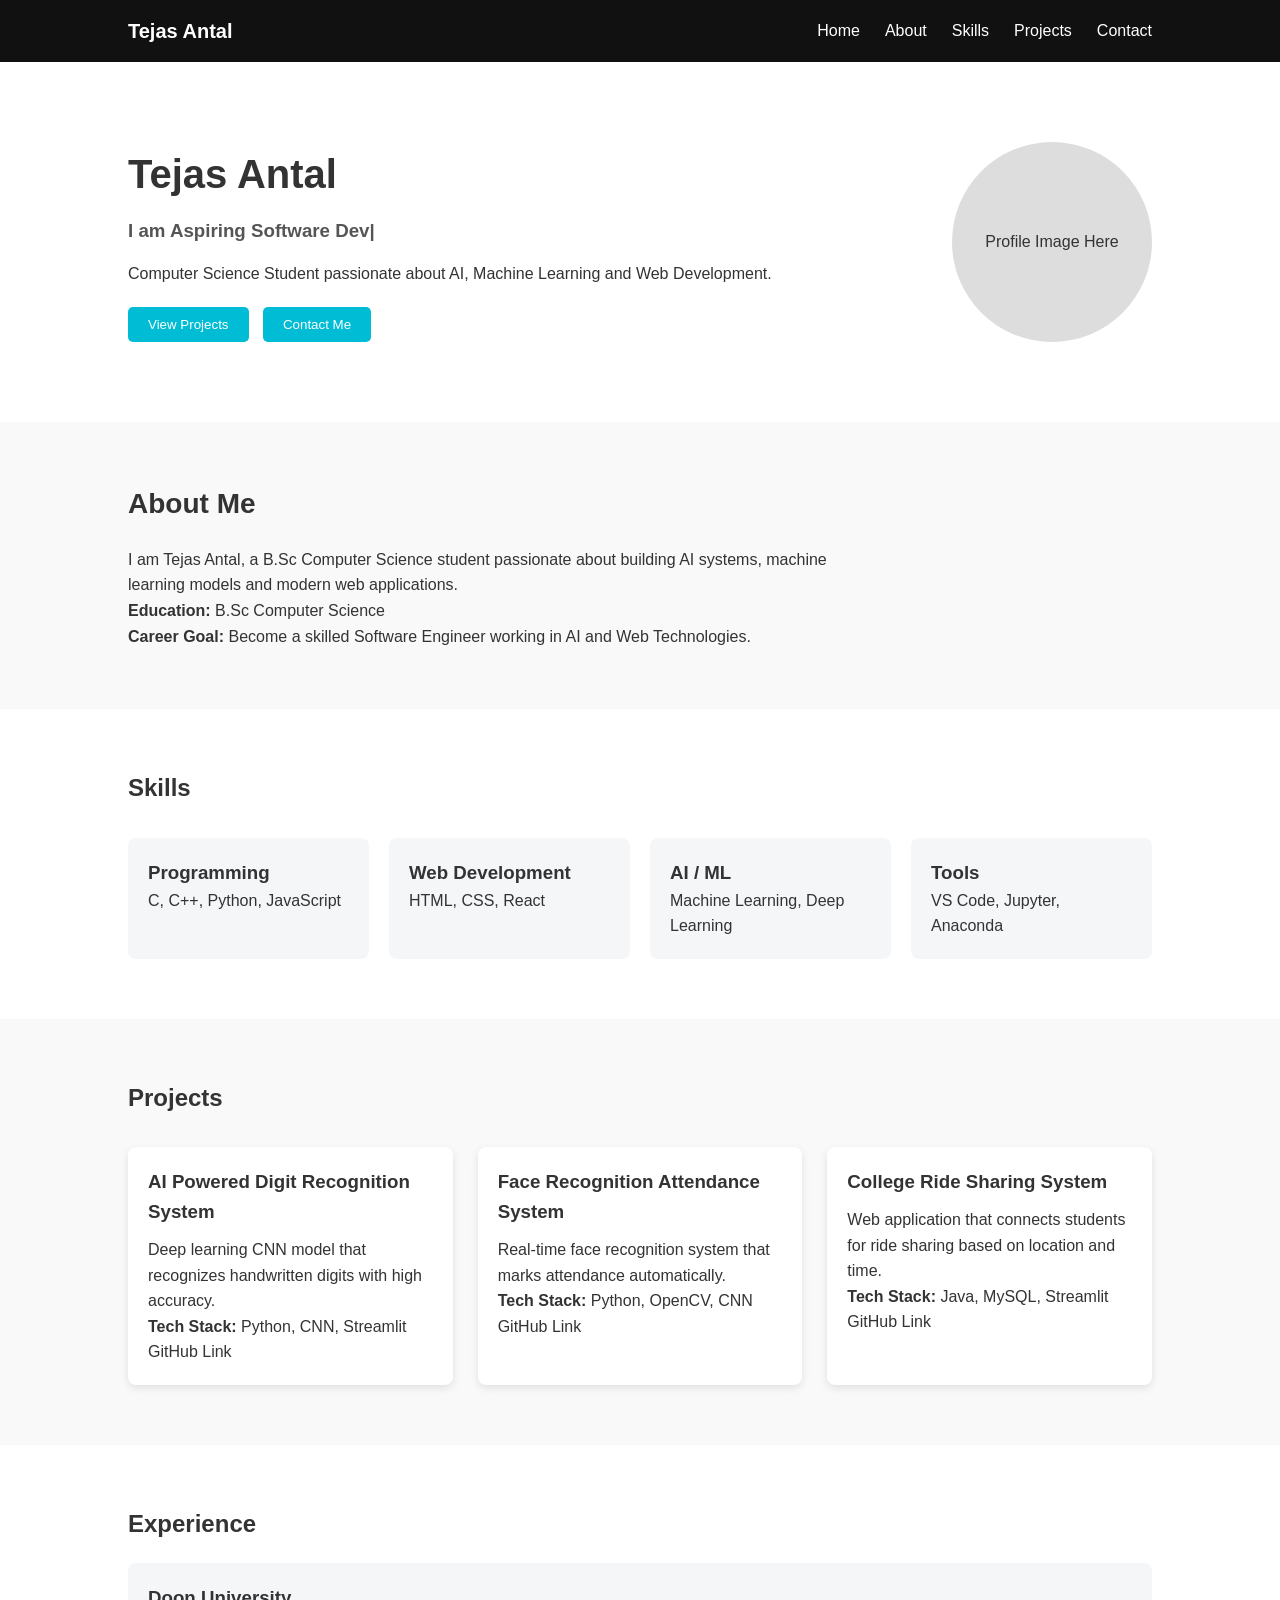
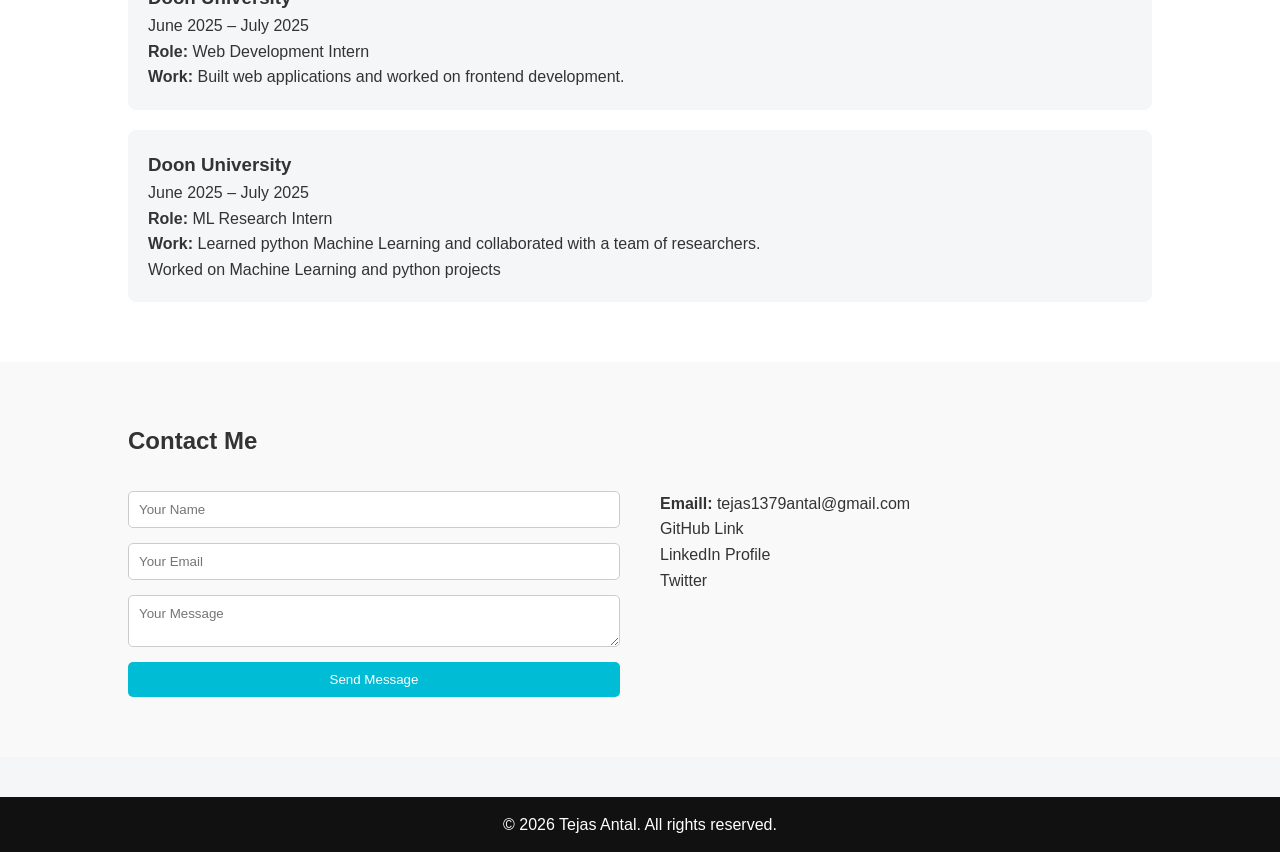
<file: Personal Portfolio Website/index.html>
<!doctype html>
<html lang="en">
  <head>
    <meta charset="UTF-8" />
    <meta name="viewport" content="width=device-width, initial-scale=1.0" />
    <title>Tejas Antal | Portfolio</title>
    <link rel="stylesheet" href="style.css" />
  </head>

  <body>
    <!-- HEADER / NAVBAR -->
    <header>
      <nav class="navbar">
        <div class="logo">Tejas Antal</div>

        <ul class="nav-links">
          <li>Home</li>
          <li>About</li>
          <li>Skills</li>
          <li>Projects</li>
          <li>Contact</li>
        </ul>
      </nav>
    </header>

    <!-- HERO SECTION -->
    <section class="hero">
      <div class="hero-text">
        <h1>Tejas Antal</h1>
        <h3>I am Aspiring <span id="typing"></span></h3>
        <p>
          Computer Science Student passionate about AI, Machine Learning and Web
          Development.
        </p>

        <div class="hero-buttons">
          <button>View Projects</button>
          <button>Contact Me</button>
        </div>
      </div>

      <div class="hero-image">Profile Image Here</div>
    </section>

    <!-- ABOUT SECTION -->
    <section class="about">
      <h2>About Me</h2>

      <div class="about-content">
        <p>
          I am Tejas Antal, a B.Sc Computer Science student passionate about
          building AI systems, machine learning models and modern web
          applications.
        </p>

        <p><strong>Education:</strong> B.Sc Computer Science</p>

        <p>
          <strong>Career Goal:</strong> Become a skilled Software Engineer
          working in AI and Web Technologies.
        </p>
      </div>
    </section>

    <!-- SKILLS SECTION -->
    <section class="skills">
      <h2>Skills</h2>

      <div class="skill-group">
        <div class="skill-category">
          <h3>Programming</h3>
          <p>C, C++, Python, JavaScript</p>
        </div>

        <div class="skill-category">
          <h3>Web Development</h3>
          <p>HTML, CSS, React</p>
        </div>

        <div class="skill-category">
          <h3>AI / ML</h3>
          <p>Machine Learning, Deep Learning</p>
        </div>

        <div class="skill-category">
          <h3>Tools</h3>
          <p>VS Code, Jupyter, Anaconda</p>
        </div>
      </div>
    </section>

    <!-- PROJECTS SECTION -->
    <section class="projects">
      <h2>Projects</h2>

      <div class="project-container">
        <div class="project-card">
          <h3>AI Powered Digit Recognition System</h3>
          <p>
            Deep learning CNN model that recognizes handwritten digits with high
            accuracy.
          </p>
          <p><strong>Tech Stack:</strong> Python, CNN, Streamlit</p>
          <p>GitHub Link</p>
        </div>

        <div class="project-card">
          <h3>Face Recognition Attendance System</h3>
          <p>
            Real-time face recognition system that marks attendance
            automatically.
          </p>
          <p><strong>Tech Stack:</strong> Python, OpenCV, CNN</p>
          <p>GitHub Link</p>
        </div>

        <div class="project-card">
          <h3>College Ride Sharing System</h3>
          <p>
            Web application that connects students for ride sharing based on
            location and time.
          </p>
          <p><strong>Tech Stack:</strong> Java, MySQL, Streamlit</p>
          <p>GitHub Link</p>
        </div>
      </div>
    </section>

    <!-- EXPERIENCE -->
    <section class="experience">
      <h2>Experience</h2>

      <div class="experience-card">
        <h3>Doon University</h3>
        <p class="duration">June 2025 – July 2025</p>
        <p><strong>Role:</strong> Web Development Intern</p>
        <p>
          <strong>Work:</strong> Built web applications and worked on frontend
          development.
        </p>
      </div>
      <div class="experience-card">
        <h3>Doon University</h3>
        <p class="duration">June 2025 – July 2025</p>
        <p><strong>Role:</strong> ML Research Intern</p>
        <p>
          <strong>Work:</strong> Learned python Machine Learning and
          collaborated with a team of researchers. 
          <p>Worked on Machine Learning and python projects</p>
        </p>
      </div>
    </section>

    <!-- CONTACT -->
    <section class="contact">
      <h2>Contact Me</h2>

      <div class="contact-container">
        <form class="contact-form">
          <input type="text" placeholder="Your Name" />

          <input type="email" placeholder="Your Email" />

          <textarea placeholder="Your Message"></textarea>

          <button type="submit">Send Message</button>
        </form>

        <div class="contact-info">
          <p><strong>Emaill:</strong> tejas1379antal@gmail.com</p>

          <p>GitHub Link</p>

          <p>LinkedIn Profile</p>

          <p>Twitter</p>
        </div>
      </div>
    </section>

    <!-- FOOTER -->
    <footer>
      <p>© 2026 Tejas Antal. All rights reserved.</p>
    </footer>

    <script src="script.js"></script>
  </body>
</html>
</file>
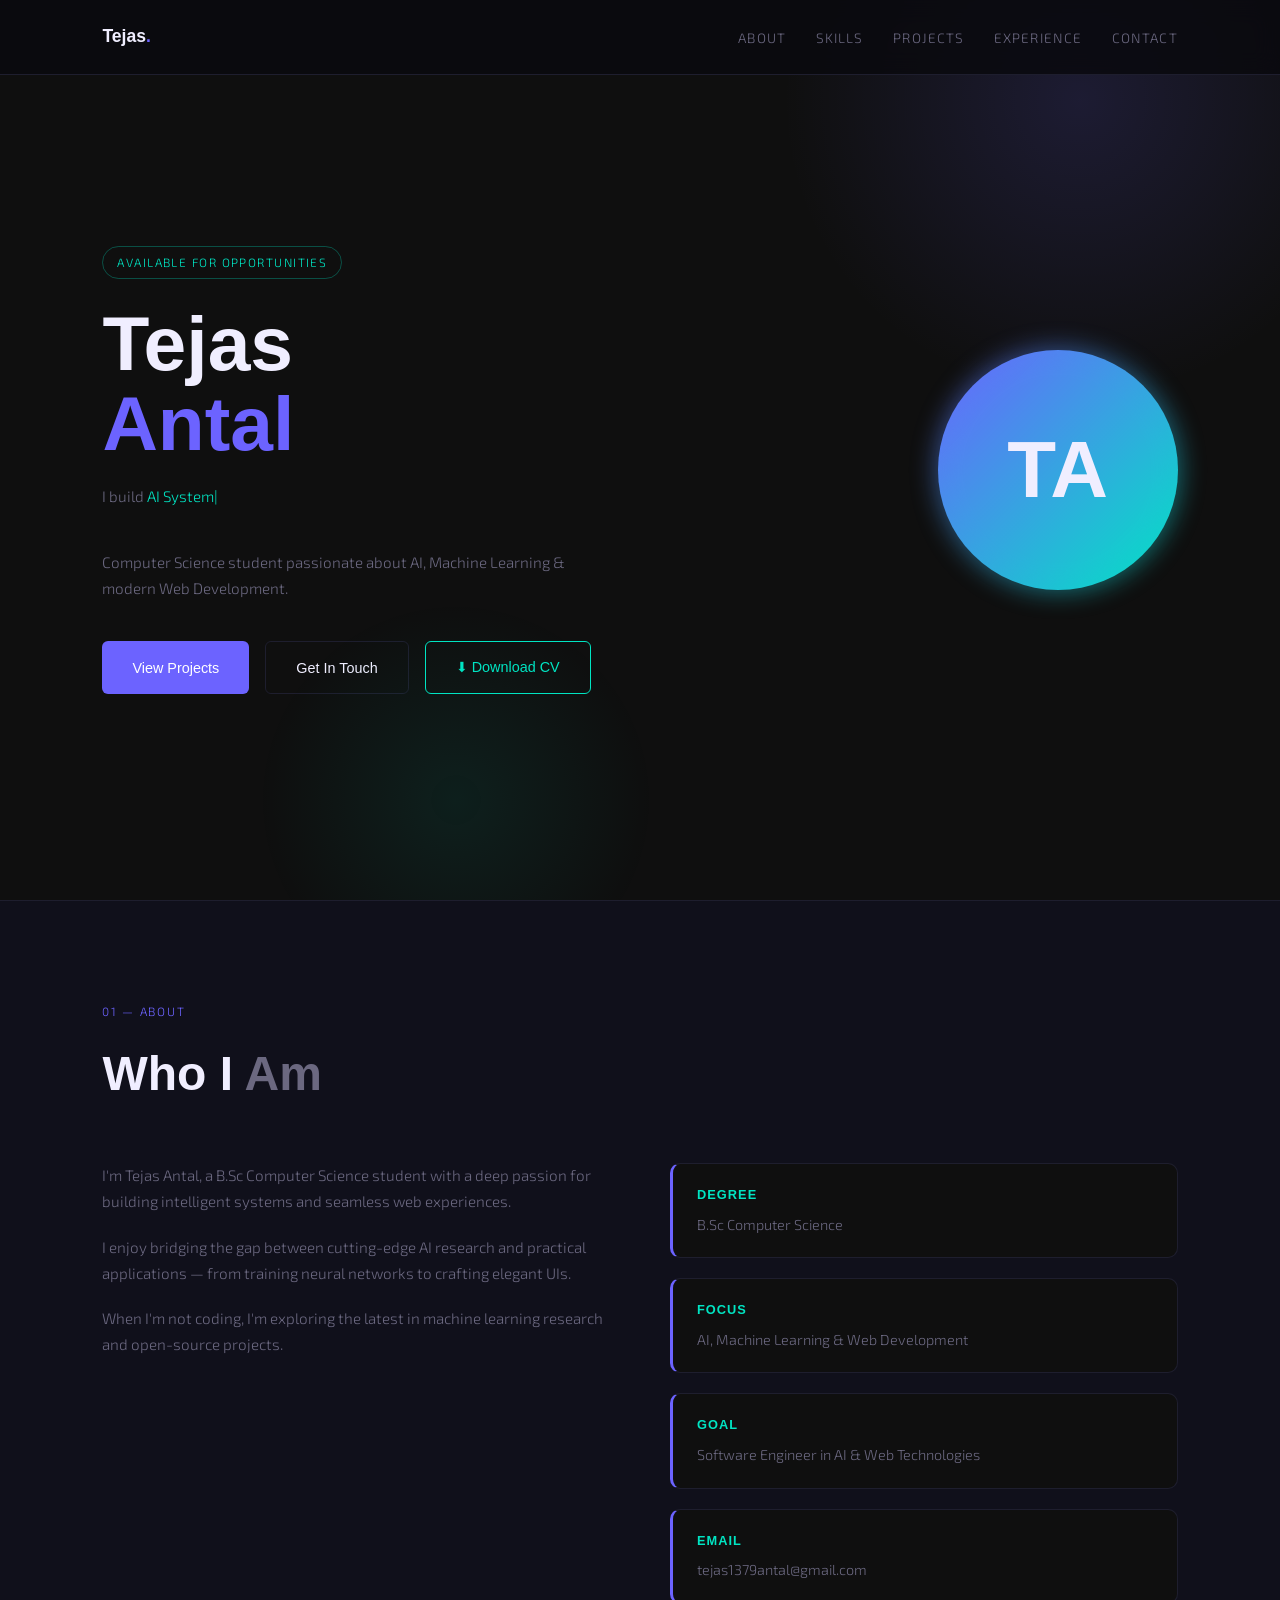
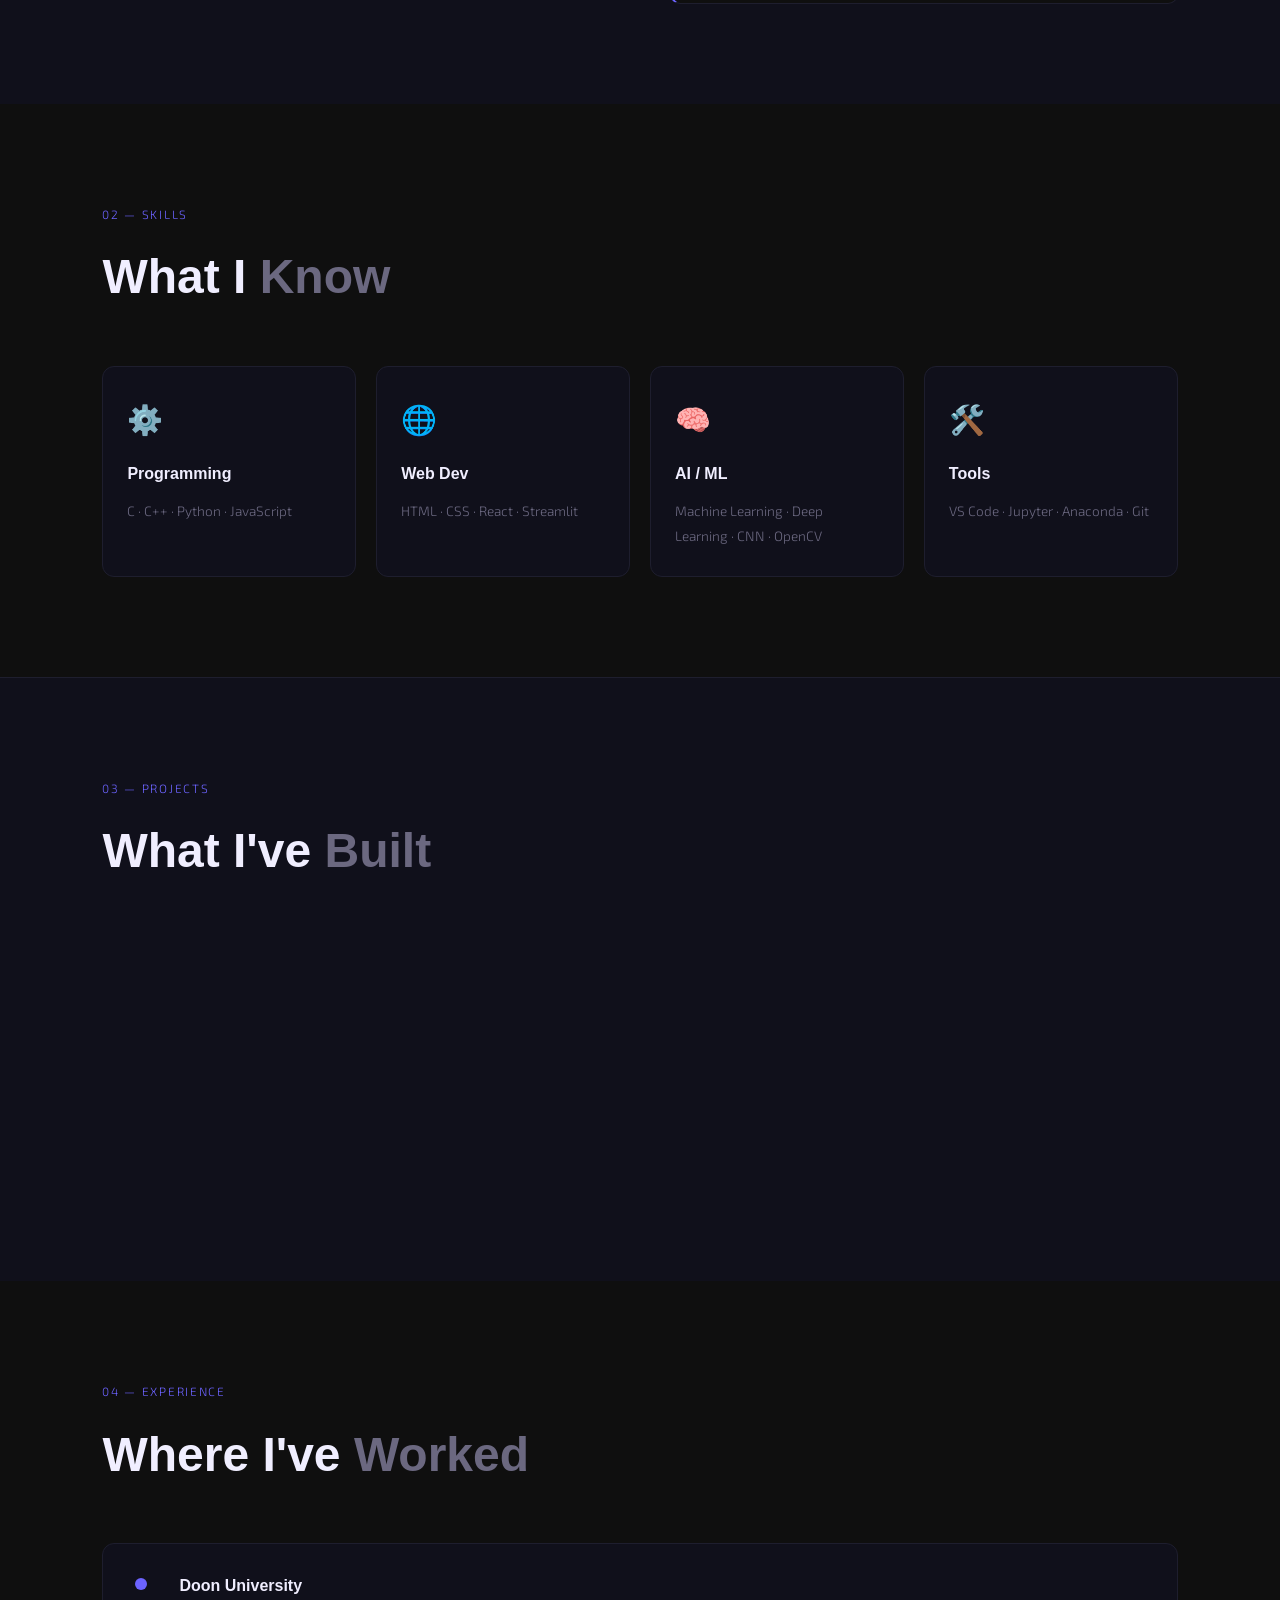
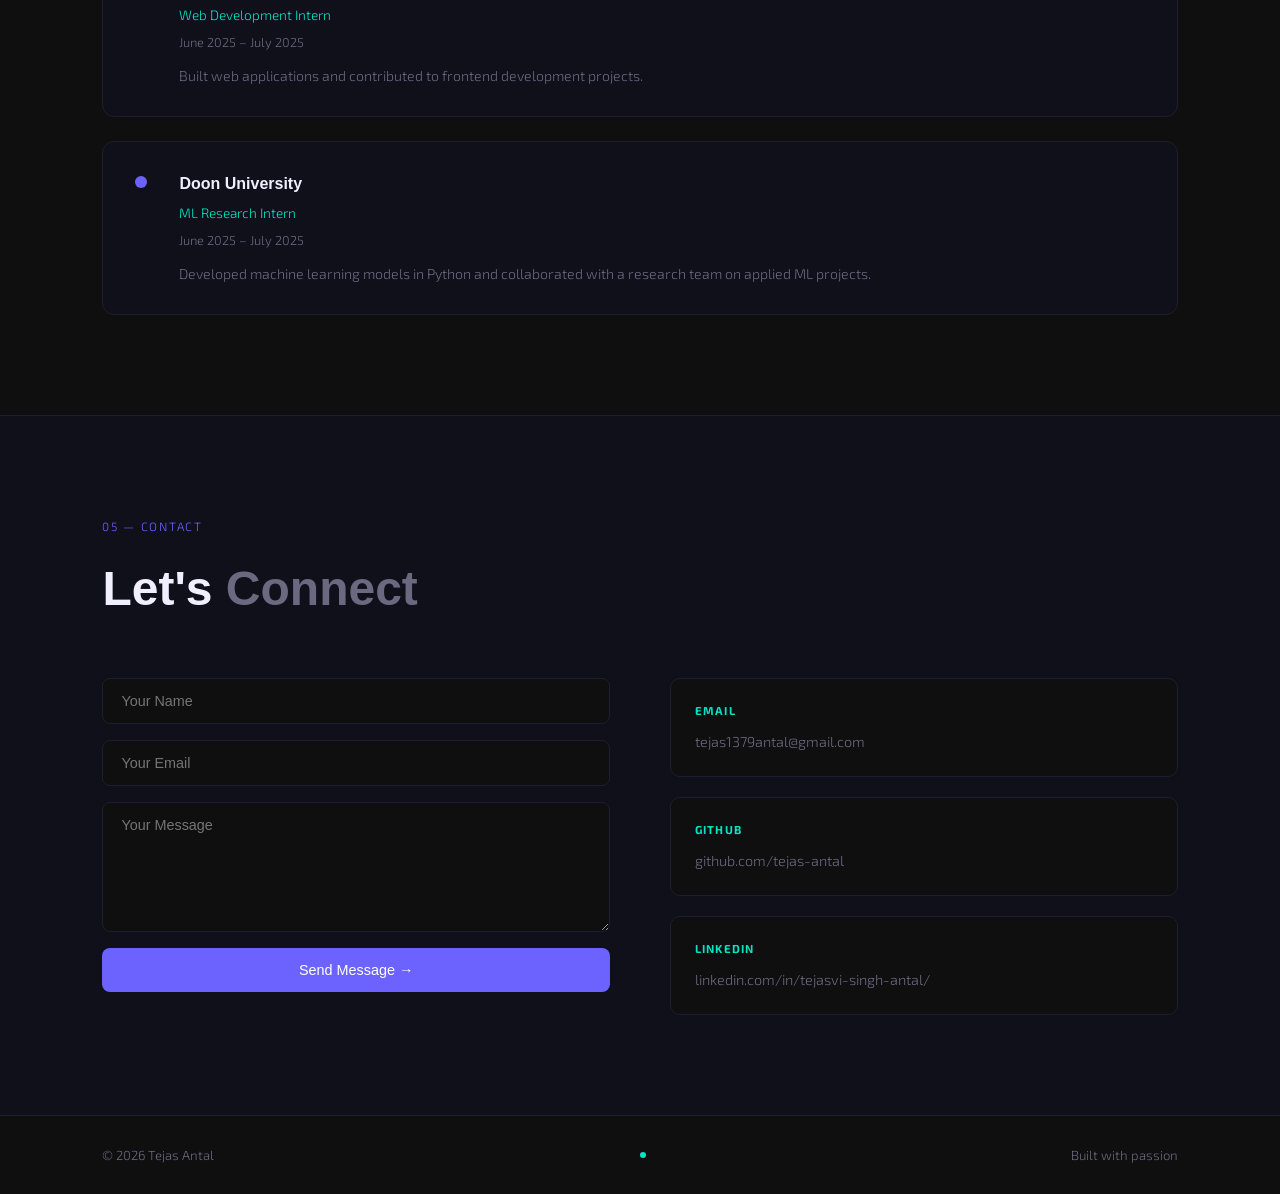
<file: personal-portfolio-site/index.html>
<!doctype html>
<html lang="en">
  <head>
    <meta charset="UTF-8" />
    <meta name="viewport" content="width=device-width,initial-scale=1.0" />
    <title>Tejas Antal | Portfolio</title>
    <link
      href="https://fonts.googleapis.com/css2?family=Oxanium:wght@400;700;800&family=Exo+2:wght@300;400&display=swap"
      rel="stylesheet"
    />
    <link rel="stylesheet" href="style.css" />
  </head>
  <body>
    <nav>
      <div class="logo">Tejas<span>.</span></div>
      <ul class="nav-links">
        <li><a href="#about">About</a></li>
        <li><a href="#skills">Skills</a></li>
        <li><a href="#projects">Projects</a></li>
        <li><a href="#experience">Experience</a></li>
        <li><a href="#contact">Contact</a></li>
      </ul>
    </nav>

    <section class="hero">
      <div class="hero-inner">
        <div class="hero-content">
          <div class="tag">Available for opportunities</div>
          <h1>Tejas<br /><em>Antal</em></h1>
          <p class="typing-line">I build <span id="typed"></span></p>
          <p>
            Computer Science student passionate about AI, Machine Learning &
            modern Web Development.
          </p>
          <div class="btns">
            <button class="btn-primary" onclick="scrollTo('#projects')">
              View Projects
            </button>
            <button class="btn-outline" onclick="scrollTo('#contact')">
              Get In Touch
            </button>

            <!-- PASTE YOUR GOOGLE DRIVE LINK IN href BELOW -->
            <a
              class="btn-cv"
              href="https://drive.google.com/file/d/10q43Iumj0ftr6l1n2Niq1QUNKOfNpzfg/view?usp=sharing"
              target="_blank"
            >
              ⬇ Download CV
            </a>
          </div>
        </div>
        <div class="avatar">TA</div>
      </div>
    </section>

    <section class="about" id="about">
      <div class="section-label">01 — About</div>
      <h2>Who I <span>Am</span></h2>
      <div class="about-grid">
        <div class="about-text">
          <p>
            I'm Tejas Antal, a B.Sc Computer Science student with a deep passion
            for building intelligent systems and seamless web experiences.
          </p>
          <p>
            I enjoy bridging the gap between cutting-edge AI research and
            practical applications — from training neural networks to crafting
            elegant UIs.
          </p>
          <p>
            When I'm not coding, I'm exploring the latest in machine learning
            research and open-source projects.
          </p>
        </div>
        <div class="facts">
          <div class="fact">
            <strong>Degree</strong><span>B.Sc Computer Science</span>
          </div>
          <div class="fact">
            <strong>Focus</strong
            ><span>AI, Machine Learning & Web Development</span>
          </div>
          <div class="fact">
            <strong>Goal</strong
            ><span>Software Engineer in AI & Web Technologies</span>
          </div>
          <div class="fact">
            <strong>Email</strong><span>tejas1379antal@gmail.com</span>
          </div>
        </div>
      </div>
    </section>

    <section id="skills">
      <div class="section-label">02 — Skills</div>
      <h2>What I <span>Know</span></h2>
      <div class="skill-grid">
        <div class="skill-card">
          <div class="skill-icon">⚙️</div>
          <h3>Programming</h3>
          <p>C · C++ · Python · JavaScript</p>
        </div>
        <div class="skill-card">
          <div class="skill-icon">🌐</div>
          <h3>Web Dev</h3>
          <p>HTML · CSS · React · Streamlit</p>
        </div>
        <div class="skill-card">
          <div class="skill-icon">🧠</div>
          <h3>AI / ML</h3>
          <p>Machine Learning · Deep Learning · CNN · OpenCV</p>
        </div>
        <div class="skill-card">
          <div class="skill-icon">🛠️</div>
          <h3>Tools</h3>
          <p>VS Code · Jupyter · Anaconda · Git</p>
        </div>
      </div>
    </section>

    <section class="projects" id="projects">
      <div class="section-label">03 — Projects</div>
      <h2>What I've <span>Built</span></h2>
      <div class="project-grid">
        <div class="project-card">
          <h3>AI Digit Recognition System</h3>
          <p>
            Deep learning CNN model that recognizes handwritten digits with high
            accuracy.
          </p>
          <div class="stack">
            <span>Python</span><span>CNN</span><span>Streamlit</span>
          </div>
          <a class="github-link" href="#">→ GitHub</a>
        </div>
        <div class="project-card">
          <h3>Face Recognition Attendance</h3>
          <p>
            Real-time face recognition system that marks attendance
            automatically.
          </p>
          <div class="stack">
            <span>Python</span><span>OpenCV</span><span>CNN</span>
          </div>
          <a class="github-link" href="#">→ GitHub</a>
        </div>
        <div class="project-card">
          <h3>College Ride Sharing App</h3>
          <p>
            Web app connecting students for ride sharing based on location and
            time.
          </p>
          <div class="stack">
            <span>Java</span><span>MySQL</span><span>Streamlit</span>
          </div>
          <a class="github-link" href="#">→ GitHub</a>
        </div>
      </div>
    </section>

    <section id="experience">
      <div class="section-label">04 — Experience</div>
      <h2>Where I've <span>Worked</span></h2>
      <div class="exp-timeline">
        <div class="exp-card">
          <div class="exp-dot"></div>
          <div class="exp-content">
            <h3>Doon University</h3>
            <div class="role">Web Development Intern</div>
            <div class="dur">June 2025 – July 2025</div>
            <p>
              Built web applications and contributed to frontend development
              projects.
            </p>
          </div>
        </div>
        <div class="exp-card">
          <div class="exp-dot"></div>
          <div class="exp-content">
            <h3>Doon University</h3>
            <div class="role">ML Research Intern</div>
            <div class="dur">June 2025 – July 2025</div>
            <p>
              Developed machine learning models in Python and collaborated with
              a research team on applied ML projects.
            </p>
          </div>
        </div>
      </div>
    </section>

    <section class="contact" id="contact">
      <div class="section-label">05 — Contact</div>
      <h2>Let's <span>Connect</span></h2>
      <div class="contact-grid">
        <form class="contact-form" id="contactForm">
          <input type="text" placeholder="Your Name" required />
          <input type="email" placeholder="Your Email" required />
          <textarea placeholder="Your Message" required></textarea>
          <button type="submit">Send Message →</button>
        </form>
        <div class="contact-info">
          <div class="info-item">
            <strong>Email</strong><span>tejas1379antal@gmail.com</span>
          </div>
          <div class="info-item">
            <strong>GitHub</strong><span>github.com/tejas-antal</span>
          </div>
          <div class="info-item">
            <strong>LinkedIn</strong><span>linkedin.com/in/tejasvi-singh-antal/</span>
          
        </div>
      </div>
    </section>

    <footer>
      <p>© 2026 Tejas Antal</p>
      <div class="footer-dot"></div>
      <p>Built with passion</p>
    </footer>

    <script src="script.js"></script>
  </body>
</html>
</file>
<file: Personal Portfolio Website/style.css>
/* RESET */
*{
margin:0;
padding:0;
box-sizing:border-box;
font-family:Arial, Helvetica, sans-serif;
}

/* BODY */
body{
background:#f4f6f8;
color:#333;
line-height:1.6;
}

/* NAVBAR */

header{
background:#111;
color:white;
}

.navbar{
display:flex;
justify-content:space-between;
align-items:center;
padding:15px 10%;
}

.logo{
font-size:20px;
font-weight:bold;
}

.nav-links{
list-style:none;
display:flex;
gap:25px;
}

.nav-links li{
cursor:pointer;
}

.nav-links li:hover{
color:#00bcd4;
}


/* HERO SECTION */

.hero{
display:flex;
justify-content:space-between;
align-items:center;
padding:80px 10%;
background:white;
}

.hero-text h1{
font-size:40px;
margin-bottom:10px;
}

.hero-text h3{
color:#555;
margin-bottom:15px;
}

.hero-buttons{
margin-top:20px;
}

.hero-buttons button{
padding:10px 20px;
margin-right:10px;
border:none;
background:#00bcd4;
color:white;
cursor:pointer;
border-radius:5px;
}

.hero-buttons button:hover{
background:#0097a7;
}

.hero-image{
width:200px;
height:200px;
background:#ddd;
display:flex;
align-items:center;
justify-content:center;
border-radius:50%;
}


/* ABOUT SECTION */

.about{
padding:60px 10%;
background:#f9f9f9;
}

.about h2{
margin-bottom:20px;
font-size:28px;
}

.about-content{
max-width:700px;
}


/* SKILLS */

.skills{
padding:60px 10%;
background:white;
}

.skills h2{
margin-bottom:30px;
}

.skill-group{
display:grid;
grid-template-columns:repeat(auto-fit,minmax(200px,1fr));
gap:20px;
}

.skill-category{
background:#f4f6f8;
padding:20px;
border-radius:8px;
}


/* PROJECTS */

.projects{
padding:60px 10%;
background:#f9f9f9;
}

.project-container{
display:grid;
grid-template-columns:repeat(auto-fit,minmax(250px,1fr));
gap:25px;
margin-top:30px;
}

.project-card{
background:white;
padding:20px;
border-radius:8px;
box-shadow:0 3px 8px rgba(0,0,0,0.1);
opacity:0;
transform:translateY(40px);
transition:0.6s;
}

.project-card h3{
margin-bottom:10px;
}



/* EXPERIENCE */

.experience{
padding:60px 10%;
background:white;
}

.experience-card{
background:#f4f6f8;
padding:20px;
border-radius:8px;
margin-top:20px;
}


/* CONTACT */

.contact{
padding:60px 10%;
background:#f9f9f9;
}

.contact-container{
display:flex;
gap:40px;
margin-top:30px;
flex-wrap:wrap;
}

.contact-form{
display:flex;
flex-direction:column;
gap:15px;
flex:1;
}

.contact-form input,
.contact-form textarea{
padding:10px;
border:1px solid #ccc;
border-radius:5px;
}

.contact-form button{
padding:10px;
border:none;
background:#00bcd4;
color:white;
cursor:pointer;
border-radius:5px;
}

.contact-form button:hover{
background:#0097a7;
}

.contact-info{
flex:1;
}


/* FOOTER */

footer{
background:#111;
color:white;
text-align:center;
padding:15px;
margin-top:40px;
}

/* ========================= */
/* TABLET DEVICES */
/* ========================= */

@media (max-width: 992px){

.hero{
flex-direction:column;
text-align:center;
gap:40px;
}

.navbar{
flex-direction:column;
gap:10px;
}

.nav-links{
flex-wrap:wrap;
justify-content:center;
}

.contact-container{
flex-direction:column;
}

}

#typing::after{
content:"|";
animation:blink 1s infinite;
}

@keyframes blink{
0%{opacity:1;}
50%{opacity:0;}
100%{opacity:1;}
}

/* ========================= */
/* MOBILE DEVICES */
/* ========================= */

@media (max-width: 600px){

.hero{
padding:50px 20px;
}

.hero-text h1{
font-size:28px;
}

.hero-text h3{
font-size:18px;
}

.navbar{
padding:15px 20px;
}

.nav-links{
flex-direction:column;
gap:10px;
align-items:center;
}

.skill-group{
grid-template-columns:1fr;
}

.project-container{
grid-template-columns:1fr;
}

.hero-image{
width:150px;
height:150px;
}

.about,
.skills,
.projects,
.contact,
.experience{
padding:50px 20px;
}

.contact-form input,
.contact-form textarea{
width:100%;
}

}
</file>
<file: personal-portfolio-site/style.css>
/* ============================================
   COLOR VARIABLES
   ============================================ */
:root {
  --bg:      #0f0f0f;   /* page background    */
  --surface: #10101b;   /* card/section bg    */
  --accent:  #6c63ff;   /* purple highlight   */
  --accent2: #00e5c3;   /* teal highlight     */
  --text:    #f0eeff;   /* main text          */
  --muted:   #6b6880;   /* grey/dim text      */
  --border:  #1e1e2e;   /* border color       */
}

/* ============================================
   RESET & BASE
   ============================================ */
* {
  margin: 0;
  padding: 0;
  box-sizing: border-box;
}

html {
  scroll-behavior: smooth;
}

body {
  background: var(--bg);
  color: var(--text);
  font-family: 'Exo 2', sans-serif;
  font-weight: 300;
  line-height: 1.7;
  overflow-x: hidden;
}

/* ============================================
   NAVBAR
   ============================================ */
nav {
  position: fixed;
  top: 0;
  width: 100%;
  z-index: 100;
  padding: 22px 8%;
  display: flex;
  justify-content: space-between;
  align-items: center;
  background: rgba(10, 10, 15, 0.85);
  backdrop-filter: blur(12px);
  border-bottom: 1px solid var(--border);
}

.logo {
  font-family: 'Syne', sans-serif;
  font-weight: 800;
  font-size: 1.1rem;
}
.logo span {
  color: var(--accent);
}

.nav-links {
  display: flex;
  gap: 30px;
  list-style: none;
}
.nav-links a {
  color: var(--muted);
  text-decoration: none;
  font-size: 0.85rem;
  text-transform: uppercase;
  letter-spacing: 0.08em;
  transition: color 0.3s;
}
.nav-links a:hover {
  color: var(--accent2);
}

/* ============================================
   HERO SECTION
   ============================================ */
.hero {
  min-height: 100vh;
  display: flex;
  align-items: center;
  padding: 120px 8% 80px;
  position: relative;
  overflow: hidden;
}

/* Background glow effects */
.hero::before {
  content: '';
  position: absolute;
  top: -200px;
  right: -100px;
  width: 600px;
  height: 600px;
  background: radial-gradient(circle, rgba(108,99,255,0.15), transparent 70%);
  pointer-events: none;
}
.hero::after {
  content: '';
  position: absolute;
  bottom: -100px;
  left: 20%;
  width: 400px;
  height: 400px;
  background: radial-gradient(circle, rgba(0,229,195,0.08), transparent 70%);
  pointer-events: none;
}

.hero-inner {
  display: flex;
  justify-content: space-between;
  align-items: center;
  width: 100%;
  gap: 60px;
}

.hero-content {
  max-width: 600px;
  animation: fadeUp 0.9s ease both;
}

/* "Available" badge */
.tag {
  display: inline-block;
  font-size: 0.75rem;
  text-transform: uppercase;
  letter-spacing: 0.12em;
  color: var(--accent2);
  border: 1px solid rgba(0,229,195,0.3);
  padding: 5px 14px;
  border-radius: 20px;
  margin-bottom: 24px;
}

.hero h1 {
  font-family: 'Syne', sans-serif;
  font-size: clamp(2.8rem, 6vw, 5rem); /* scales with screen size */
  font-weight: 800;
  line-height: 1.05;
  margin-bottom: 20px;
}
.hero h1 em {
  font-style: normal;
  color: var(--accent);
}

.typing-line {
  font-size: 1.1rem;
  color: var(--muted);
  margin-bottom: 16px;
}
#typed {
  color: var(--accent2);
}
#typed::after {
  content: '|';
  animation: blink 0.9s infinite;
}

.hero p {
  color: var(--muted);
  font-size: 0.95rem;
  max-width: 480px;
  margin-bottom: 40px;
}

/* Hero Buttons */
.btns {
  display: flex;
  gap: 16px;
  flex-wrap: wrap;
}

.btn-primary,
.btn-outline {
  padding: 13px 30px;
  border-radius: 6px;
  font-family: 'DM Sans', sans-serif;
  font-size: 0.9rem;
  cursor: pointer;
}

.btn-primary {
  background: var(--accent);
  color: #fff;
  border: none;
  transition: transform 0.2s, box-shadow 0.2s;
}
.btn-primary:hover {
  transform: translateY(-2px);
  box-shadow: 0 8px 30px rgba(108,99,255,0.4);
}

.btn-outline {
  background: transparent;
  color: var(--text);
  border: 1px solid var(--border);
  transition: border-color 0.3s, color 0.3s;
}
.btn-outline:hover {
  border-color: var(--accent2);
  color: var(--accent2);
}

/* Download CV button */
.btn-cv {
  padding: 13px 30px;
  border-radius: 6px;
  font-family: 'DM Sans', sans-serif;
  font-size: 0.9rem;
  cursor: pointer;
  text-decoration: none;
  background: transparent;
  color: var(--accent2);
  border: 1px solid var(--accent2);
  transition: background 0.3s, color 0.3s;
}
.btn-cv:hover {
  background: var(--accent2);
  color: var(--bg);
}

/* Profile Avatar */
.avatar {
  width: 240px;
  height: 240px;
  border-radius: 50%;
  background: linear-gradient(135deg, var(--accent), var(--accent2));
  display: flex;
  align-items: center;
  justify-content: center;
  font-family: 'Syne', sans-serif;
  font-size: 5rem;
  font-weight: 800;
  flex-shrink: 0;
  position: relative;
  animation: fadeUp 0.9s 0.2s ease both;
}
.avatar::before {
  content: '';
  position: absolute;
  inset: -3px;
  border-radius: 50%;
  background: linear-gradient(135deg, var(--accent), var(--accent2));
  z-index: -1;
  filter: blur(12px);
  opacity: 0.5;
}

/* ============================================
   SHARED SECTION STYLES
   ============================================ */
section {
  padding: 100px 8%;
}

.section-label {
  font-size: 0.75rem;
  text-transform: uppercase;
  letter-spacing: 0.14em;
  color: var(--accent);
  margin-bottom: 12px;
}

h2 {
  font-family: 'Syne', sans-serif;
  font-size: clamp(2rem, 4vw, 3rem);
  font-weight: 800;
  margin-bottom: 48px;
}
h2 span {
  color: var(--muted);
}

/* Dark background sections */
.about,
.projects,
.contact {
  background: var(--surface);
  border-top: 1px solid var(--border);
}

/* ============================================
   ABOUT SECTION
   ============================================ */
.about-grid {
  display: grid;
  grid-template-columns: 1fr 1fr;
  gap: 60px;
  align-items: start;
}

.about-text p {
  color: var(--muted);
  font-size: 0.95rem;
  margin-bottom: 20px;
}

.facts {
  display: flex;
  flex-direction: column;
  gap: 20px;
}

.fact {
  padding: 20px 24px;
  background: var(--bg);
  border: 1px solid var(--border);
  border-left: 3px solid var(--accent);
  border-radius: 10px;
}
.fact strong {
  display: block;
  font-family: 'Syne', sans-serif;
  font-size: 0.8rem;
  text-transform: uppercase;
  letter-spacing: 0.08em;
  color: var(--accent2);
  margin-bottom: 4px;
}
.fact span {
  color: var(--muted);
  font-size: 0.9rem;
}

/* ============================================
   SKILLS SECTION
   ============================================ */
.skill-grid {
  display: grid;
  grid-template-columns: repeat(auto-fit, minmax(200px, 1fr));
  gap: 20px;
}

.skill-card {
  background: var(--surface);
  border: 1px solid var(--border);
  border-radius: 12px;
  padding: 28px 24px;
  transition: border-color 0.3s, transform 0.3s;
}
.skill-card:hover {
  border-color: var(--accent);
  transform: translateY(-4px);
}

.skill-icon {
  font-size: 1.8rem;
  margin-bottom: 16px;
}
.skill-card h3 {
  font-family: 'Syne', sans-serif;
  font-size: 1rem;
  margin-bottom: 12px;
}
.skill-card p {
  color: var(--muted);
  font-size: 0.85rem;
  line-height: 1.8;
}

/* ============================================
   PROJECTS SECTION
   ============================================ */
.project-grid {
  display: grid;
  grid-template-columns: repeat(auto-fit, minmax(280px, 1fr));
  gap: 24px;
}

.project-card {
  background: var(--bg);
  border: 1px solid var(--border);
  border-radius: 14px;
  padding: 32px;
  /* starts hidden, JS adds .visible to show it */
  opacity: 0;
  transform: translateY(30px);
  transition: opacity 0.6s, transform 0.6s, border-color 0.3s;
}
.project-card.visible {
  opacity: 1;
  transform: none;
}
.project-card:hover {
  border-color: var(--accent);
}
.project-card h3 {
  font-family: 'Syne', sans-serif;
  font-size: 1.05rem;
  margin-bottom: 12px;
}
.project-card p {
  color: var(--muted);
  font-size: 0.88rem;
  margin-bottom: 16px;
}

.stack {
  display: flex;
  flex-wrap: wrap;
  gap: 8px;
}
.stack span {
  font-size: 0.72rem;
  text-transform: uppercase;
  letter-spacing: 0.06em;
  padding: 4px 10px;
  background: rgba(108,99,255,0.12);
  color: var(--accent);
  border-radius: 4px;
}

.github-link {
  display: inline-block;
  margin-top: 20px;
  font-size: 0.82rem;
  color: var(--accent2);
  text-decoration: none;
  text-transform: uppercase;
  letter-spacing: 0.06em;
}
.github-link:hover {
  text-decoration: underline;
}

/* ============================================
   EXPERIENCE SECTION
   ============================================ */
.exp-timeline {
  display: flex;
  flex-direction: column;
  gap: 24px;
}

.exp-card {
  display: flex;
  gap: 32px;
  align-items: flex-start;
  padding: 28px 32px;
  background: var(--surface);
  border: 1px solid var(--border);
  border-radius: 12px;
}

.exp-dot {
  width: 12px;
  height: 12px;
  border-radius: 50%;
  background: var(--accent);
  margin-top: 6px;
  flex-shrink: 0;
}

.exp-content h3 {
  font-family: 'Syne', sans-serif;
  font-size: 1rem;
  margin-bottom: 4px;
}
.exp-content .role {
  color: var(--accent2);
  font-size: 0.85rem;
  margin-bottom: 6px;
}
.exp-content .dur {
  color: var(--muted);
  font-size: 0.8rem;
  margin-bottom: 10px;
}
.exp-content p {
  color: var(--muted);
  font-size: 0.88rem;
}

/* ============================================
   CONTACT SECTION
   ============================================ */
.contact-grid {
  display: grid;
  grid-template-columns: 1fr 1fr;
  gap: 60px;
}

.contact-form {
  display: flex;
  flex-direction: column;
  gap: 16px;
}

.contact-form input,
.contact-form textarea {
  background: var(--bg);
  border: 1px solid var(--border);
  border-radius: 8px;
  padding: 14px 18px;
  color: var(--text);
  font-family: 'DM Sans', sans-serif;
  font-size: 0.9rem;
  outline: none;
  transition: border-color 0.3s;
}
.contact-form input:focus,
.contact-form textarea:focus {
  border-color: var(--accent);
}
.contact-form textarea {
  resize: vertical;
  min-height: 130px;
}

.contact-form button {
  padding: 14px;
  background: var(--accent);
  color: #fff;
  border: none;
  border-radius: 8px;
  font-family: 'Syne', sans-serif;
  font-size: 0.9rem;
  cursor: pointer;
  transition: opacity 0.3s;
}
.contact-form button:hover {
  opacity: 0.85;
}

.contact-info {
  display: flex;
  flex-direction: column;
  gap: 20px;
  justify-content: center;
}

.info-item {
  padding: 22px 24px;
  background: var(--bg);
  border: 1px solid var(--border);
  border-radius: 10px;
}
.info-item strong {
  display: block;
  font-size: 0.72rem;
  text-transform: uppercase;
  letter-spacing: 0.1em;
  color: var(--accent2);
  margin-bottom: 6px;
}
.info-item span {
  color: var(--muted);
  font-size: 0.9rem;
}

/* ============================================
   FOOTER
   ============================================ */
footer {
  padding: 28px 8%;
  border-top: 1px solid var(--border);
  display: flex;
  justify-content: space-between;
  align-items: center;
}
footer p {
  color: var(--muted);
  font-size: 0.82rem;
}
.footer-dot {
  width: 6px;
  height: 6px;
  border-radius: 50%;
  background: var(--accent2);
}

/* ============================================
   ANIMATIONS
   ============================================ */
@keyframes blink {
  50% { opacity: 0; }
}

@keyframes fadeUp {
  from { opacity: 0; transform: translateY(40px); }
  to   { opacity: 1; transform: none; }
}

/* ============================================
   TABLET  (screens smaller than 900px)
   ============================================ */
@media (max-width: 900px) {

  /* Stack hero content vertically, avatar on top */
  .hero-inner {
    flex-direction: column-reverse;
    text-align: center;
  }

  /* Center hero buttons */
  .btns {
    justify-content: center;
  }

  /* Make avatar a bit smaller */
  .avatar {
    width: 180px;
    height: 180px;
    font-size: 3.5rem;
  }

  /* Single column for about and contact */
  .about-grid,
  .contact-grid {
    grid-template-columns: 1fr;
  }
}

/* ============================================
   MOBILE  (screens smaller than 600px)
   ============================================ */
@media (max-width: 600px) {

  /* Less side padding on small screens */
  nav {
    padding: 18px 5%;
  }
  section,
  .hero {
    padding: 70px 5%;
  }

  /* Tighter nav link spacing */
  .nav-links {
    gap: 16px;
  }

  /* Stack experience card content vertically */
  .exp-card {
    flex-direction: column;
    gap: 12px;
  }
}
</file>
